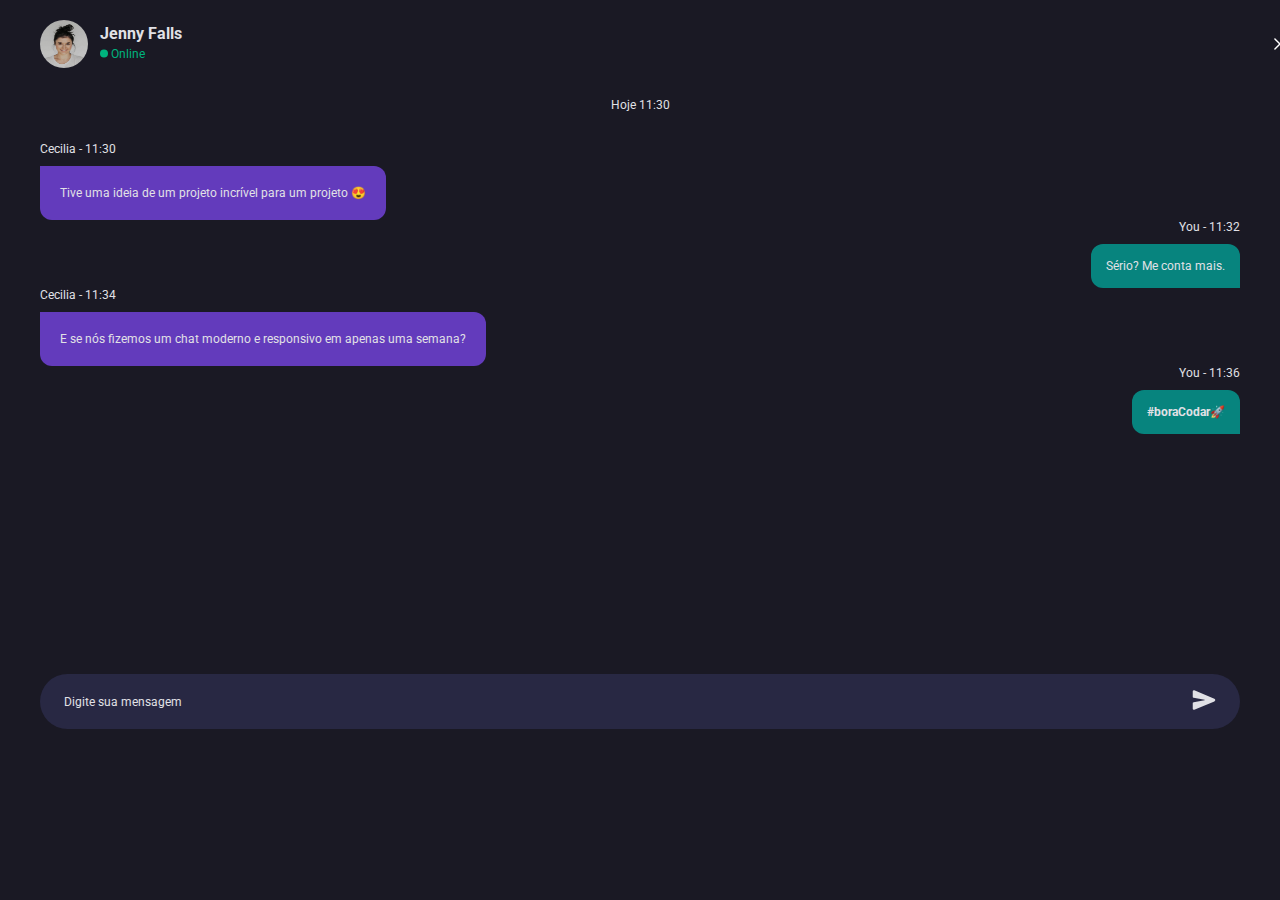
<file: chat/index.html>
<!DOCTYPE html>
<html>
  <head>
    <meta http-equiv="content-type" content="text/html; charset=utf-8" />
    <meta charset="UTF-8">
    <title>Chat Responsivo</title>
    <link rel="stylesheet" href="style.css" type="text/css" media="all" />
    <link rel="preconnect" href="https://fonts.googleapis.com">
    <link rel="preconnect" href="https://fonts.gstatic.com" crossorigin>
    <link href="https://fonts.googleapis.com/css2?family=Roboto:wght@400;700&display=swap" rel="stylesheet">
  </head>
  <body>
    <header>
      <div class="status">
      <img src="assets/falls.jpg" alt="" />
        <div>
        <h5>Jenny Falls</h5><br>
        <p id="green"><span><img src="assets/elipse.svg" alt="online"/></span>  Online</p>
        </div>
      </div>
      <img id="close" src="assets/close.svg" alt="Botão de fechar tela de chat"/>
    </header>
    <main>
    <p>Hoje 11:30</p>
    <div>
      <div class="messageCecilia">
      <span>Cecilia - 11:30</span>
      <p>Tive uma ideia de um projeto incrível para um projeto &#128525</p>
      </div>
      <div class="messageYou">
      <span>You - 11:32</span>
      <p>Sério? Me conta mais.</p>
      </div>
      <div class="messageCecilia">
      <span>Cecilia - 11:34</span>
      <p>E se nós fizemos um chat moderno e responsivo em apenas uma semana?</p>
      </div>
      <div class="messageYou">
      <span>You - 11:36</span>
      <p><strong>#boraCodar</strong>&#128640</p>
      </div>
    </div>
    </main>
    <footer>
      <p>Digite sua mensagem</p>
      <button><img src="assets/send.svg" alt="Botão de enviar mensagem" /></button>
    </footer>
  </body>
</html>
</file>
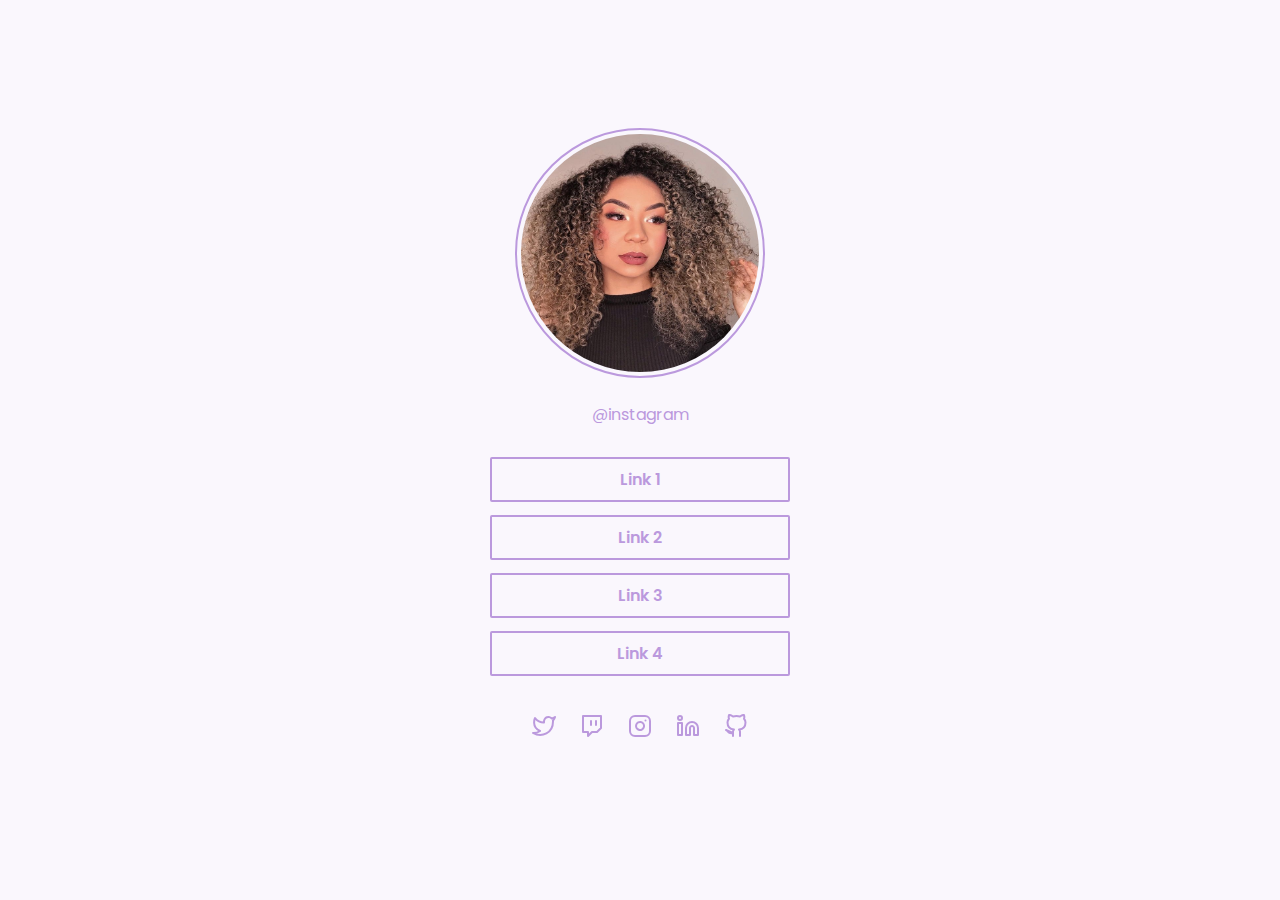
<file: Links Social/index.html>
<!DOCTYPE html>
<html lang="en">
<head>
    <meta charset="UTF-8">
    <meta name="viewport" content="width=device-width, initial-scale=1.0">
    <title>RocketNews</title>
    <link rel="stylesheet" href="style.css">
    <link rel="preconnect" href="https://fonts.googleapis.com"><link rel="preconnect" href="https://fonts.gstatic.com" crossorigin><link href="https://fonts.googleapis.com/css2?family=Poppins:wght@300;600&display=swap" rel="stylesheet">
</head>
<body>
  <div id="photo">
    <img id="profilePhoto" src="/assets/karine.jpg" alt="imae from anyone" />
    <a href="https://www.instagram.com/">@instagram</a>
  </div>
  <div id="buttonsLinks">
    <a href="#">Link 1</a>
    <a href="#">Link 2</a>
    <a href="#">Link 3</a>
    <a href="#">Link 4</a>
  </div>
  <div id="socialMedia">
    <img src="/assets/twitter.svg" alt="Button Twiter" />
    <img src="/assets/twitch.svg" alt="Button Twitch" />
    <img src="/assets/instagram.svg" alt="Button Instagram" />
    <img src="/assets/linkedin.svg" alt="Button Linkedin" />
    <img src="/assets/github.svg" alt="Button Git Hub" />
  </div>
</body>
</html>
</file>
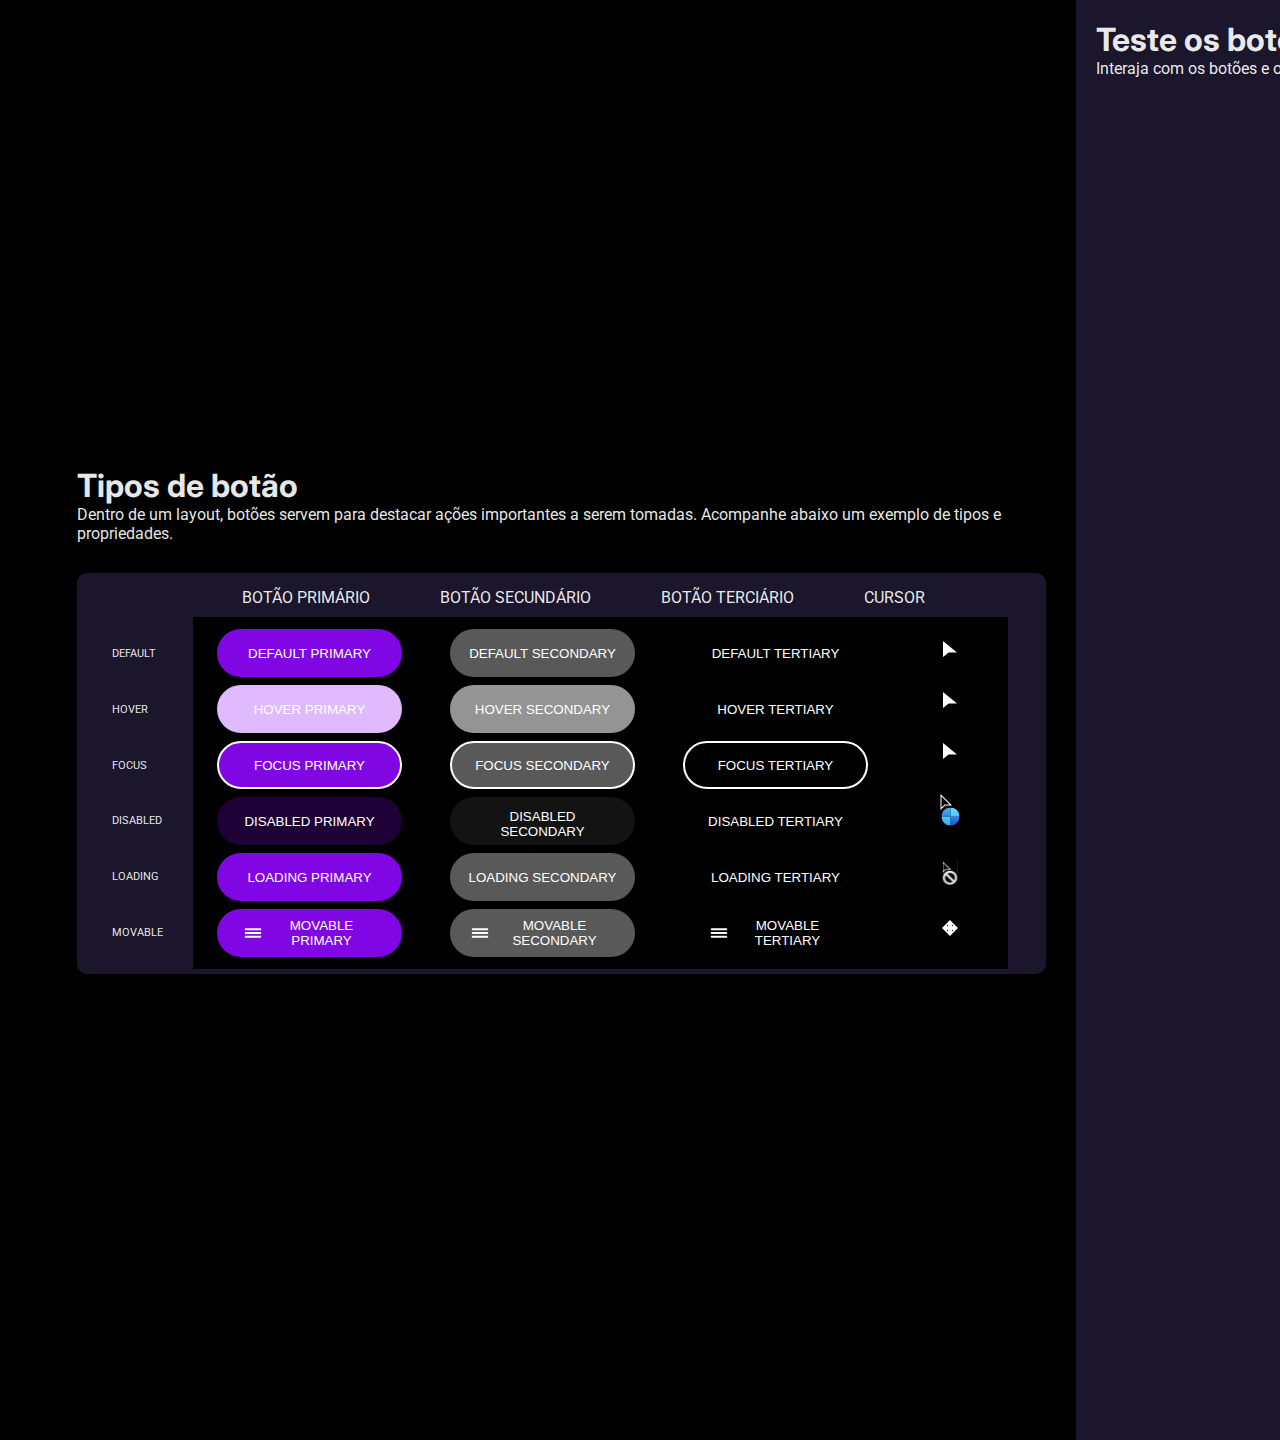
<file: Painel de Botões/index.html>
<!DOCTYPE html>
<html>
  <head>
    <meta http-equiv="content-type" content="text/html; charset=utf-8" />
    <title>Botões e cursores</title>
    <link rel="stylesheet" href="style.css" />
    <link rel="preconnect" href="https://fonts.googleapis.com">
    <link rel="preconnect" href="https://fonts.gstatic.com" crossorigin>
    <link href="https://fonts.googleapis.com/css2?family=Inter:wght@500;700&family=Roboto&display=swap" rel="stylesheet">
  </head>
  <body>
   <main>
   <div id="manualButtons">
   <h1>Tipos de botão</h1>
   <p>Dentro de um layout, botões servem para destacar ações importantes a serem tomadas. Acompanhe abaixo um exemplo de tipos e propriedades.</p>
   <div id="catalogButtons">
     <div id="stateButtons">
       <p>BOTÃO PRIMÁRIO </p>
       <p>BOTÃO SECUNDÁRIO </p>
       <p>BOTÃO TERCIÁRIO </p>
       <p>CURSOR</p>
     </div>
     <div id="horizontal">
     <div id="effectButtons">
       <p>DEFAULT</p>
       <p>HOVER</p>
       <p>FOCUS</p>
       <p>DISABLED</p>
       <p>LOADING</p>
       <p>MOVABLE</p>
     </div>
     <div class="buttonExample primary">
         <button>DEFAULT PRIMARY</button>
         <button class="hover">HOVER PRIMARY</button>
         <button class="focus">FOCUS PRIMARY</button>
         <button class="disabled">DISABLED PRIMARY</button>
         <button class="loading">LOADING PRIMARY</button>
         <button class="movable"><img src="assets/hamburguer.svg" alt="" />MOVABLE PRIMARY</button>
       </div>
     <div class="buttonExample secondary">
         <button>DEFAULT SECONDARY</button>
         <button class="hover-secondary">HOVER SECONDARY</button>
         <button class="focus">FOCUS SECONDARY</button>
         <button class="disabled-secondary">DISABLED SECONDARY</button>
         <button>LOADING SECONDARY</button>
         <button class="movable"><img src="assets/hamburguer.svg" alt="" />MOVABLE SECONDARY</button>
       </div>
     <div class="buttonExample terciary">
         <button>DEFAULT TERTIARY</button>
         <button>HOVER TERTIARY</button>
         <button class="focus">FOCUS TERTIARY</button>
         <button>DISABLED TERTIARY</button>
         <button>LOADING TERTIARY</button>
         <button class="movable"><img src="assets/hamburguer.svg" alt="" />MOVABLE TERTIARY</button>
       </div>
     <div class="buttonExample cursors">
         <button><img src="assets/vector.svg" alt="vector" /></button>
         <button><img src="assets/vector.svg" alt="vector" /></button>
         <button><img src="assets/vector.svg" alt="vector" /></button>
         <button><img src="assets/pointer-ball.svg" alt="vector" /></button>
         <button><img src="assets/pointer-block.svg" alt="vector" /></button>
         <button><img src="assets/move.svg" alt="vector" /></button>
       </div>
       </div>
   </div>
   </div>
   <div id="buttonsTests">
     <div id="textoTest">
   <h1>Teste os botões</h1>
   <p>Interaja com os botões e observe a mudançade aparência e de cursores</p>
   </div>
   <div class="buttonTestClass ">
     <button class="primaryTest ">INTERAJA COMIGO</button>
     <button class="secondaryTest">INTERAJA COMIGO</button>
     <button class="terciaryTest movable"><img src="assets/hamburguer.svg" alt="" />INTERAJA COMIGO</button>
   </div>
   </div>
   </main>
  </body>
</html>
</file>
<file: chat/style.css>
* {
  padding: 0;
  margin: 0;
  box-sizing: border-box;
}

body {
  background-color: #1A1924;
  color: #E1E1E6;
  font-size: 12px;
  padding: 25px;
  font-family: 'Roboto', sans-serif;
}

h5 {
  font-size: 16px;
}

header {
  display: flex;
  margin: auto;
  align-items: center;
  width: 90vw;
  justify-content: space-between;
}

main {
  display: flex;
  flex-direction: column;
  margin-top: 30px;
  align-items: center;
  row-gap: 30px;
}

#green {
  color: #00B37E;
}

.status {
  display: flex;
  align-items: center;
}

.status > img {
  width: 48px;
  height: 48px;
  border-radius: 50%;
  filter: brightness(80%);
}

.status > div {
  display: flex;
  flex-direction: column;
  height: 100%;
  line-height: 10px;
  align-items: start;
  margin-left: 12px;
}

.messageCecilia {
  max-width: 50%;
  text-align: left;
  display: flex;
  flex-direction: column;
  row-gap: 10px;
}

.messageCecilia > p {
  background: #633BBC;
  padding: 20px;
  border-radius: 0 12px 12px;
}

.messageYou {
  text-align: right;
  display: flex;
  flex-direction: column;
  align-items: flex-end;
  row-gap: 10px;
}

.messageYou > p {
  background: #07847E;
  padding: 15px;
  border-radius: 12px 12px 0 12px;
}

footer {
  display: flex;
  width: 100%;
  justify-content: space-between;
  background-color: #282843;
  margin-top: 20%;
  padding: 14px 24px;
  align-items: center;
  border-radius: 34px;
}
 
button {
  background-color: transparent;
  border: none;
}

footer > button > img {
  font-size: 24px;
}

@media screen and (min-width: 800px) {
  
  body {
    padding: 20px 40px;
    width: 100vw;
  }
  
  header {
    width: 100vw;
    justify-content: space-between;
  }
  
  main {
    width: 100%;
    text-align: center;
    align-items: stretch;
  }
  
  .messageCecilia {
    max-width: 100%;
    align-items: flex-start;
    text-align: left;
  }
  
  #close {
  margin-right: 30px ;
  }
}
</file>
<file: Links Social/style.css>
@charset "UTF-8";

* {
  margin: 0;
  padding: 0;
  box-sizing: border-box;
  background-color: #FAF7FD;
}

body {
  font-family: 'Poppins', sans-serif;
  width: 350px;
  margin: auto;
  margin-top: 10%;
  display: flex;
  flex-direction: column;
  align-items: center;
}

a {
  text-decoration: none;
  text-align: center;
}

#photo {
  display: flex;
  flex-direction: column;
}

#photo > a {
  color: #BB99DD;
  margin: 1.5rem;
}

#profilePhoto {
  width: 250px;
  height: 250px;
  border-radius: 50%;
  padding: 4px;
  border: 2px solid #BB99DD;
}

#buttonsLinks {
  display: flex;
  flex-direction: column;
  font-weight: 600;
}

#buttonsLinks > a {
  border: 2px solid #BB99DD;
  width: 300px;
  margin: 0.4rem;
  padding: 0.5rem;
  border-radius: 2px;
  color: #BB99DD;
}

#socialMedia {
  padding: 2rem;
}

#socialMedia > img {
  padding: 0 10px 0 10px;
}
</file>
<file: Painel de Botões/style.css>
* {
  margin: 0;
  padding: 0;
  box-sizing: border-box;
}

:root {
  --ff-primary: 'Inter', sans-serif;
  --ff-secondary: 'Roboto', sans-serif;
}

body {
  background-color: #000000;
  color: hsla(0, 0%, 100%, 0.92);
  width: 100vw;
  height: 100vh;
  display: flex;

}

main {
  display: flex;
  
  margin: auto;
  align-items: center;
  text-align: start;
}

h1 {
  font-family: var(--ff-primary);
}

#manualButtons > h1 {
  margin-right: 30px;
}

#manualButtons > p {
  margin-bottom: 30px;
  margin-right: 30px;
}

p {
  font-family: var(--ff-secondary);
  font-weight: 400;
}

#catalogButtons {
  background-color: #1C162C;
  border: 5px solid #1C162C;
  border-radius: 10px;
  margin-right: 30px;
}

#buttonsTests {
  height: 160vh;
  width: 50vw;
  background-color: #1C162C;
  display: flex;
  flex-direction: column;
}

#textoTest {
  align-content: top;
  padding: 20px;
}

#manualButtons {
  margin-left: 77px;
}

#stateButtons {
  display: flex;
  align-content: end;
  padding: 10px 0;
  margin-left: 160px;
  column-gap: 70px;
  align-items: stretch;
}

#horizontal {
  display: flex;
  flex-direction: row;
}

#effectButtons {
  display: flex;
  flex-direction: column;
  padding: 30px;
  font-size: 11px;
  justify-content: space-between;
  row-gap: 20px;
}

.buttonExample {
  display: flex;
  flex-direction: column;
  font-size: 14px;
  font-weight: 400;
  padding: 12px 24px;
  gap: 8px;
  background-color: #000000;
}

.buttonExample.primary > button {
  border-radius: 30px;
  padding: 12px 24px;
  text-align: center;
  align-items: center;
  justify-content: space-evenly;
  background-color: hsla(273, 94%, 46%, 1);
  color: white;
  width: 185px;
  height: 48px;
  border: none;
}

.primary:nth-child(0) {
  background-color: black;
}

.buttonExample.secondary > button {
  border-radius: 30px;
  padding: 12px 18px;
  text-align: center;
  align-items: center;
  background-color: hsla(273, 0%, 46%, 0.76);
  color: white;
  width: 185px;
  height: 48px;
  border: none;
}

.buttonExample.terciary > button {
  border-radius: 5px;
  padding: 12px 24px;
  text-align: center;
  align-items: center;
  background-color: transparent;
  color: white;
  width: 185px;
  height: 48px;
  border: none;
}

.cursors > button {
  border: none;
  border-radius: 5px;
  padding: 12px 24px;
  text-align: center;
  align-items: center;
  background-color: transparent;
  color: white;
}

#cursors > button > img {
  background-color: black;
  color: black;
}

.buttonTestClass {
  display: flex;
  flex-direction: column;
  margin-top: 15%;
  align-items: center;
  row-gap: 20px;
}

.primaryTest {
  width: 185px;
  height: 48px;
  background-color: hsla(273, 94%, 46%, 1);
  border: none;
  border-radius: 30px;
  padding: 12px 24px;
  color: white;
}

.secondaryTest {
  border-radius: 30px;
  padding: 12px 18px;
  background-color: hsla(273, 0%, 46%, 0.76);
  color: white;
  width: 185px;
  align-items: center;
  text-align: center;
  height: 48px;
  border: none;
}

.terciaryTest {
  background-color: transparent;
  width: 185px;
  color: white;
  border: none;
  height: 48px;
}

.hover {
  background-color: hsla(273, 94%, 86%, 1) !important;
}

.focus {
  border: 2px solid white !important;
  border-radius: 30px !important;
  padding: 12px 24px;
  width: 185px;
  height: 48px;
}

.disabled {
  background-color: hsla(273, 94%, 46%, 0.23) !important;
}

.movable {
  width: 185px !important;
  align-items: center;
  justify-content: center;
  display: flex;
  flex-wrap: nowrap;
}

.hover-secondary {
  background-color: hsla(273, 0%, 76%, 0.76)  !important;
}

.disabled-secondary {
  background-color: hsla(273, 0%, 46%, 0.16) !important;
}
</file>
